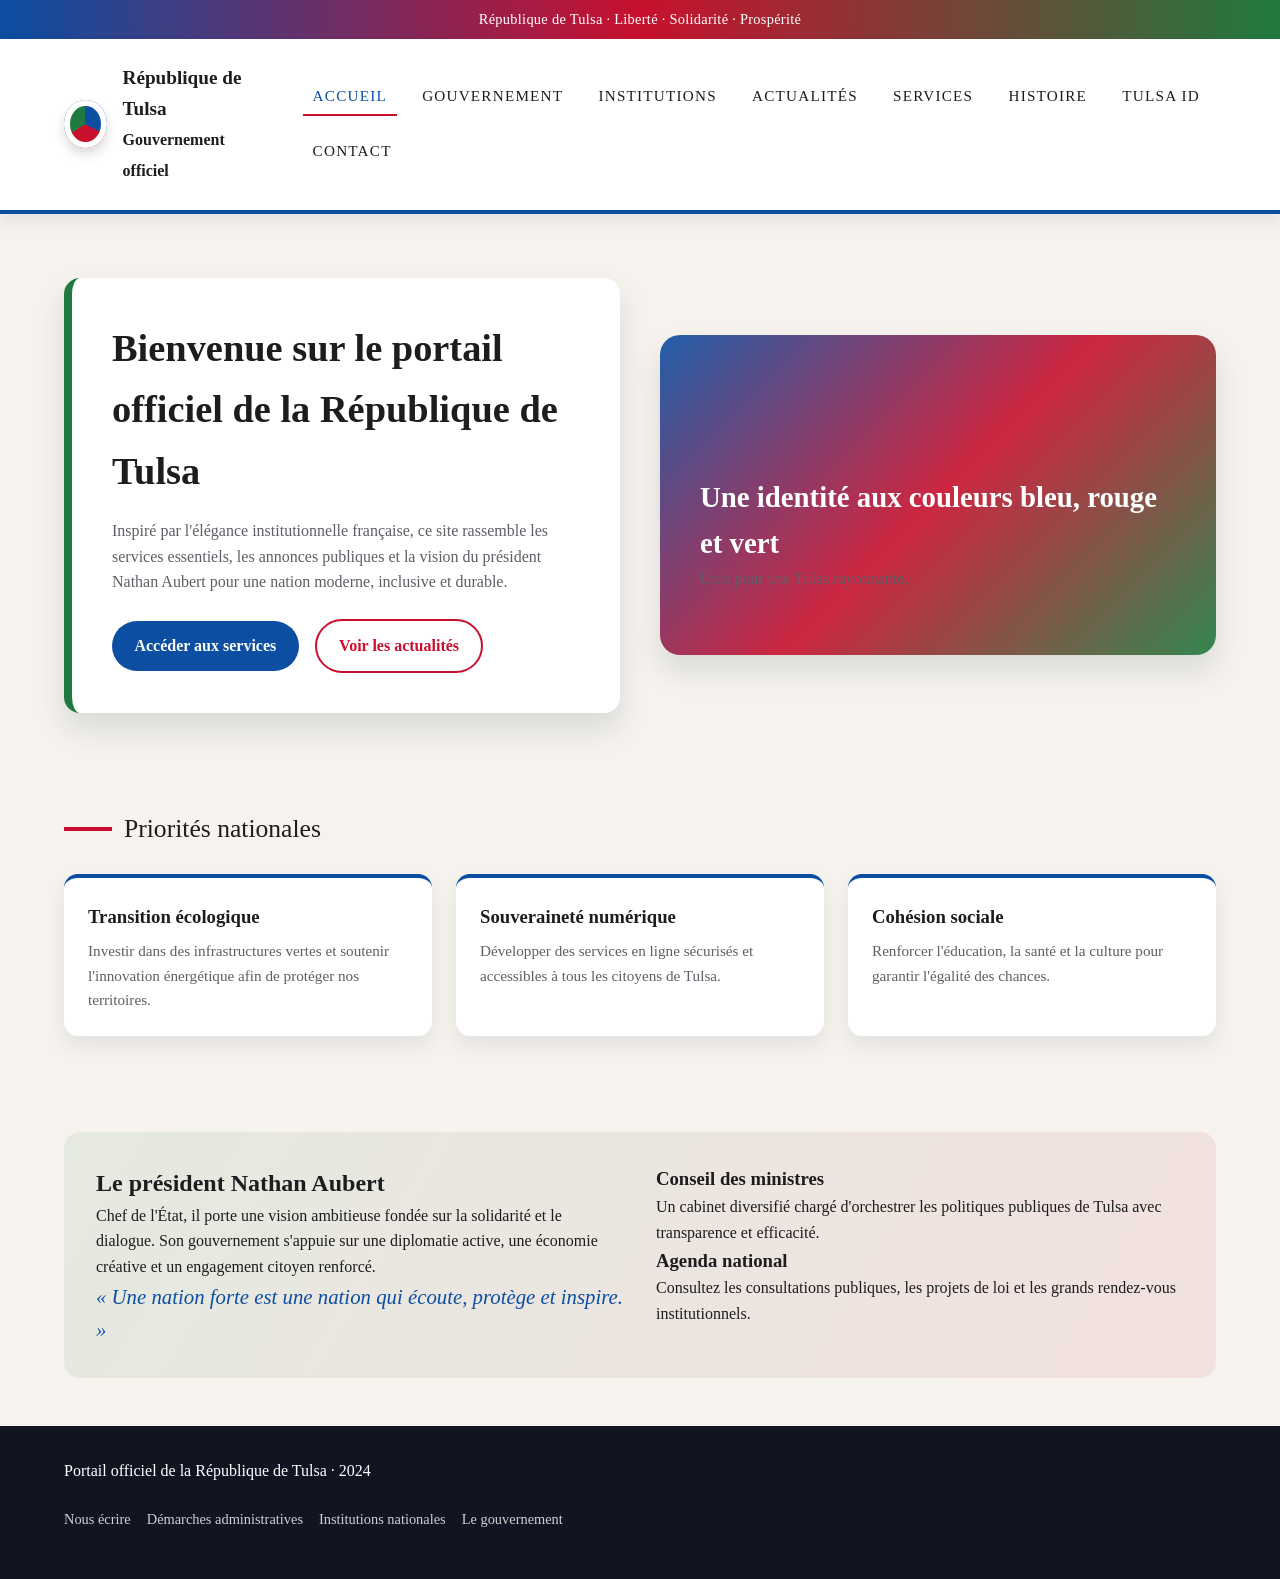
<file: index.html>
<!DOCTYPE html>
<html lang="fr">
<head>
  <meta charset="UTF-8" />
  <meta name="viewport" content="width=device-width, initial-scale=1.0" />
  <title>République de Tulsa | Accueil</title>
  <link rel="stylesheet" href="assets/css/style.css" />
</head>
<body>
  <div class="top-banner">République de Tulsa · Liberté · Solidarité · Prospérité</div>
  <header>
    <nav class="navbar">
      <div class="logo">
        <div class="logo-mark" aria-hidden="true"></div>
        <div>
          <strong>République de Tulsa</strong><br />
          <small>Gouvernement officiel</small>
        </div>
      </div>
      <div class="nav-links">
        <a class="active" href="index.html">Accueil</a>
        <a href="gouvernement.html">Gouvernement</a>
        <a href="institutions.html">Institutions</a>
        <a href="actualites.html">Actualités</a>
        <a href="services.html">Services</a>
        <a href="histoire.html">Histoire</a>
        <a href="tulsa-id.html">Tulsa ID</a>
        <a href="contact.html">Contact</a>
      </div>
    </nav>
  </header>

  <main>
    <section class="hero">
      <div class="hero-card">
        <h1>Bienvenue sur le portail officiel de la République de Tulsa</h1>
        <p>Inspiré par l'élégance institutionnelle française, ce site rassemble les services essentiels, les annonces publiques et la vision du président Nathan Aubert pour une nation moderne, inclusive et durable.</p>
        <a class="cta" href="services.html">Accéder aux services</a>
        <a class="cta secondary" href="actualites.html">Voir les actualités</a>
      </div>
      <div class="hero-image">
        <div>
          <h2>Une identité aux couleurs bleu, rouge et vert</h2>
          <p>Unis pour une Tulsa rayonnante.</p>
        </div>
      </div>
    </section>

    <section class="section">
      <div class="section-title"><span></span>Priorités nationales</div>
      <div class="grid">
        <article class="card">
          <h3>Transition écologique</h3>
          <p>Investir dans des infrastructures vertes et soutenir l'innovation énergétique afin de protéger nos territoires.</p>
        </article>
        <article class="card">
          <h3>Souveraineté numérique</h3>
          <p>Développer des services en ligne sécurisés et accessibles à tous les citoyens de Tulsa.</p>
        </article>
        <article class="card">
          <h3>Cohésion sociale</h3>
          <p>Renforcer l'éducation, la santé et la culture pour garantir l'égalité des chances.</p>
        </article>
      </div>
    </section>

    <section class="section">
      <div class="highlight two-column">
        <div>
          <h2>Le président Nathan Aubert</h2>
          <p>Chef de l'État, il porte une vision ambitieuse fondée sur la solidarité et le dialogue. Son gouvernement s'appuie sur une diplomatie active, une économie créative et un engagement citoyen renforcé.</p>
          <p class="quote">« Une nation forte est une nation qui écoute, protège et inspire. »</p>
        </div>
        <div>
          <h3>Conseil des ministres</h3>
          <p>Un cabinet diversifié chargé d'orchestrer les politiques publiques de Tulsa avec transparence et efficacité.</p>
          <h3>Agenda national</h3>
          <p>Consultez les consultations publiques, les projets de loi et les grands rendez-vous institutionnels.</p>
        </div>
      </div>
    </section>
  </main>

  <footer>
    <div>Portail officiel de la République de Tulsa · 2024</div>
    <div class="footer-links">
      <a href="contact.html">Nous écrire</a>
      <a href="services.html">Démarches administratives</a>
      <a href="institutions.html">Institutions nationales</a>
      <a href="gouvernement.html">Le gouvernement</a>
    </div>
  </footer>
</body>
</html>
</file>
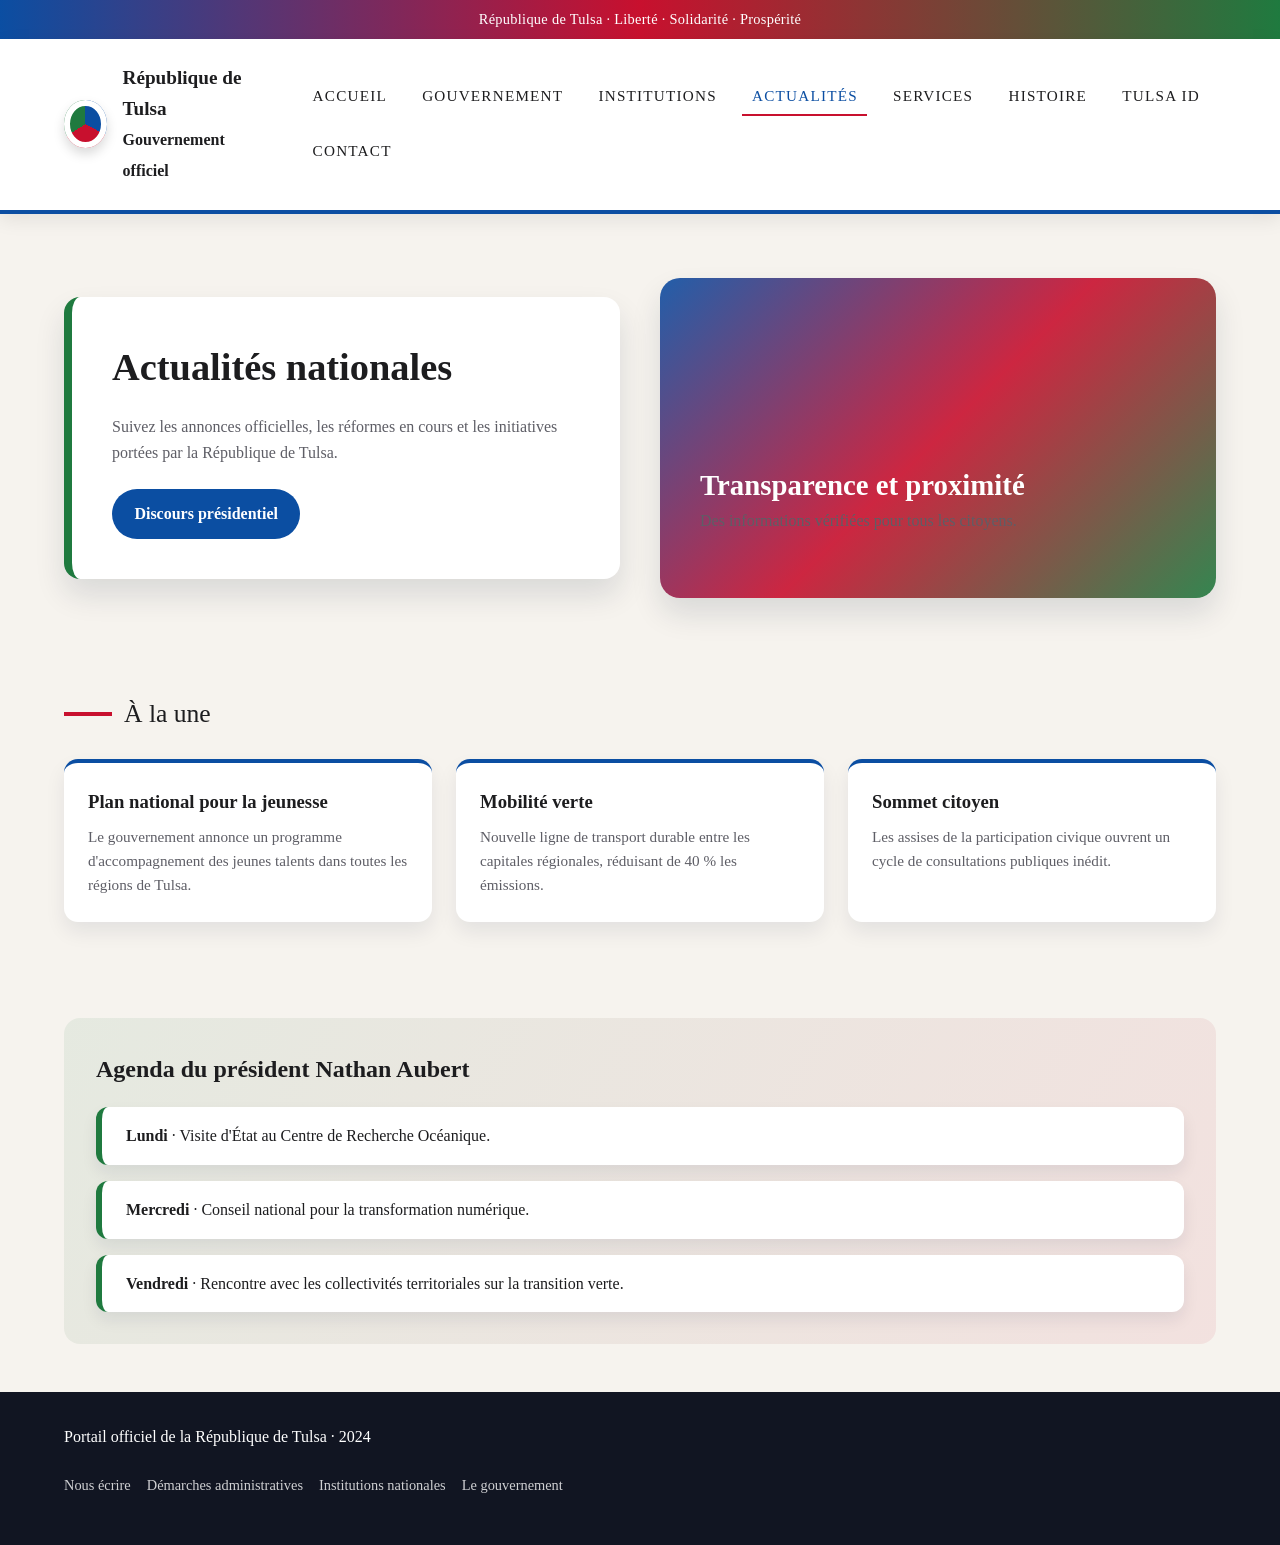
<file: actualites.html>
<!DOCTYPE html>
<html lang="fr">
<head>
  <meta charset="UTF-8" />
  <meta name="viewport" content="width=device-width, initial-scale=1.0" />
  <title>République de Tulsa | Actualités</title>
  <link rel="stylesheet" href="assets/css/style.css" />
</head>
<body>
  <div class="top-banner">République de Tulsa · Liberté · Solidarité · Prospérité</div>
  <header>
    <nav class="navbar">
      <div class="logo">
        <div class="logo-mark" aria-hidden="true"></div>
        <div>
          <strong>République de Tulsa</strong><br />
          <small>Gouvernement officiel</small>
        </div>
      </div>
      <div class="nav-links">
        <a href="index.html">Accueil</a>
        <a href="gouvernement.html">Gouvernement</a>
        <a href="institutions.html">Institutions</a>
        <a class="active" href="actualites.html">Actualités</a>
        <a href="services.html">Services</a>
        <a href="histoire.html">Histoire</a>
        <a href="tulsa-id.html">Tulsa ID</a>
        <a href="contact.html">Contact</a>
      </div>
    </nav>
  </header>

  <main>
    <section class="hero">
      <div class="hero-card">
        <h1>Actualités nationales</h1>
        <p>Suivez les annonces officielles, les réformes en cours et les initiatives portées par la République de Tulsa.</p>
        <a class="cta" href="gouvernement.html">Discours présidentiel</a>
      </div>
      <div class="hero-image">
        <div>
          <h2>Transparence et proximité</h2>
          <p>Des informations vérifiées pour tous les citoyens.</p>
        </div>
      </div>
    </section>

    <section class="section">
      <div class="section-title"><span></span>À la une</div>
      <div class="grid">
        <article class="card">
          <h3>Plan national pour la jeunesse</h3>
          <p>Le gouvernement annonce un programme d'accompagnement des jeunes talents dans toutes les régions de Tulsa.</p>
        </article>
        <article class="card">
          <h3>Mobilité verte</h3>
          <p>Nouvelle ligne de transport durable entre les capitales régionales, réduisant de 40 % les émissions.</p>
        </article>
        <article class="card">
          <h3>Sommet citoyen</h3>
          <p>Les assises de la participation civique ouvrent un cycle de consultations publiques inédit.</p>
        </article>
      </div>
    </section>

    <section class="section">
      <div class="highlight">
        <h2>Agenda du président Nathan Aubert</h2>
        <div class="timeline">
          <div class="timeline-item">
            <strong>Lundi</strong> · Visite d'État au Centre de Recherche Océanique.
          </div>
          <div class="timeline-item">
            <strong>Mercredi</strong> · Conseil national pour la transformation numérique.
          </div>
          <div class="timeline-item">
            <strong>Vendredi</strong> · Rencontre avec les collectivités territoriales sur la transition verte.
          </div>
        </div>
      </div>
    </section>
  </main>

  <footer>
    <div>Portail officiel de la République de Tulsa · 2024</div>
    <div class="footer-links">
      <a href="contact.html">Nous écrire</a>
      <a href="services.html">Démarches administratives</a>
      <a href="institutions.html">Institutions nationales</a>
      <a href="gouvernement.html">Le gouvernement</a>
    </div>
  </footer>
</body>
</html>
</file>
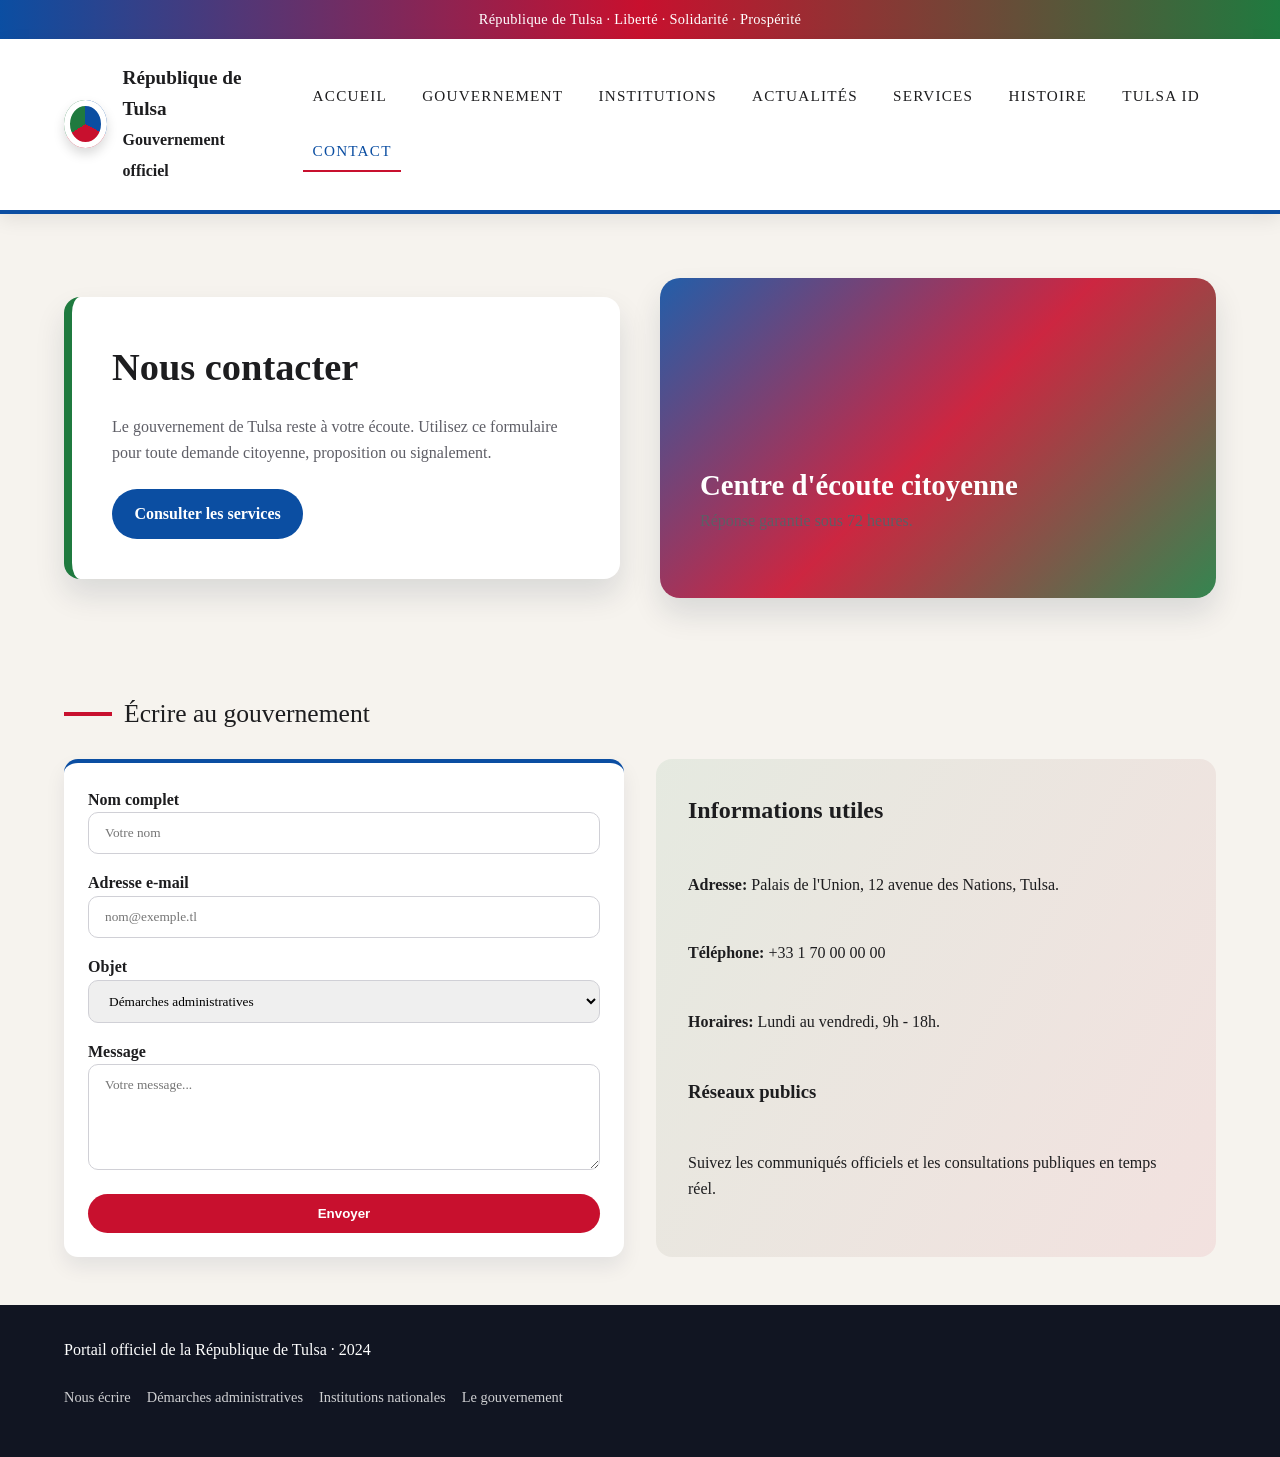
<file: contact.html>
<!DOCTYPE html>
<html lang="fr">
<head>
  <meta charset="UTF-8" />
  <meta name="viewport" content="width=device-width, initial-scale=1.0" />
  <title>République de Tulsa | Contact</title>
  <link rel="stylesheet" href="assets/css/style.css" />
</head>
<body>
  <div class="top-banner">République de Tulsa · Liberté · Solidarité · Prospérité</div>
  <header>
    <nav class="navbar">
      <div class="logo">
        <div class="logo-mark" aria-hidden="true"></div>
        <div>
          <strong>République de Tulsa</strong><br />
          <small>Gouvernement officiel</small>
        </div>
      </div>
      <div class="nav-links">
        <a href="index.html">Accueil</a>
        <a href="gouvernement.html">Gouvernement</a>
        <a href="institutions.html">Institutions</a>
        <a href="actualites.html">Actualités</a>
        <a href="services.html">Services</a>
        <a href="histoire.html">Histoire</a>
        <a href="tulsa-id.html">Tulsa ID</a>
        <a class="active" href="contact.html">Contact</a>
      </div>
    </nav>
  </header>

  <main>
    <section class="hero">
      <div class="hero-card">
        <h1>Nous contacter</h1>
        <p>Le gouvernement de Tulsa reste à votre écoute. Utilisez ce formulaire pour toute demande citoyenne, proposition ou signalement.</p>
        <a class="cta" href="services.html">Consulter les services</a>
      </div>
      <div class="hero-image">
        <div>
          <h2>Centre d'écoute citoyenne</h2>
          <p>Réponse garantie sous 72 heures.</p>
        </div>
      </div>
    </section>

    <section class="section">
      <div class="section-title"><span></span>Écrire au gouvernement</div>
      <div class="two-column">
        <form class="card form">
          <div>
            <label for="fullname">Nom complet</label>
            <input id="fullname" name="fullname" type="text" placeholder="Votre nom" />
          </div>
          <div>
            <label for="email">Adresse e-mail</label>
            <input id="email" name="email" type="email" placeholder="nom@exemple.tl" />
          </div>
          <div>
            <label for="topic">Objet</label>
            <select id="topic" name="topic">
              <option>Démarches administratives</option>
              <option>Services publics</option>
              <option>Proposition citoyenne</option>
              <option>Autre demande</option>
            </select>
          </div>
          <div>
            <label for="message">Message</label>
            <textarea id="message" name="message" rows="5" placeholder="Votre message..."></textarea>
          </div>
          <button type="submit">Envoyer</button>
        </form>
        <div class="highlight">
          <h2>Informations utiles</h2>
          <p><strong>Adresse:</strong> Palais de l'Union, 12 avenue des Nations, Tulsa.</p>
          <p><strong>Téléphone:</strong> +33 1 70 00 00 00</p>
          <p><strong>Horaires:</strong> Lundi au vendredi, 9h - 18h.</p>
          <h3>Réseaux publics</h3>
          <p>Suivez les communiqués officiels et les consultations publiques en temps réel.</p>
        </div>
      </div>
    </section>
  </main>

  <footer>
    <div>Portail officiel de la République de Tulsa · 2024</div>
    <div class="footer-links">
      <a href="contact.html">Nous écrire</a>
      <a href="services.html">Démarches administratives</a>
      <a href="institutions.html">Institutions nationales</a>
      <a href="gouvernement.html">Le gouvernement</a>
    </div>
  </footer>
</body>
</html>
</file>
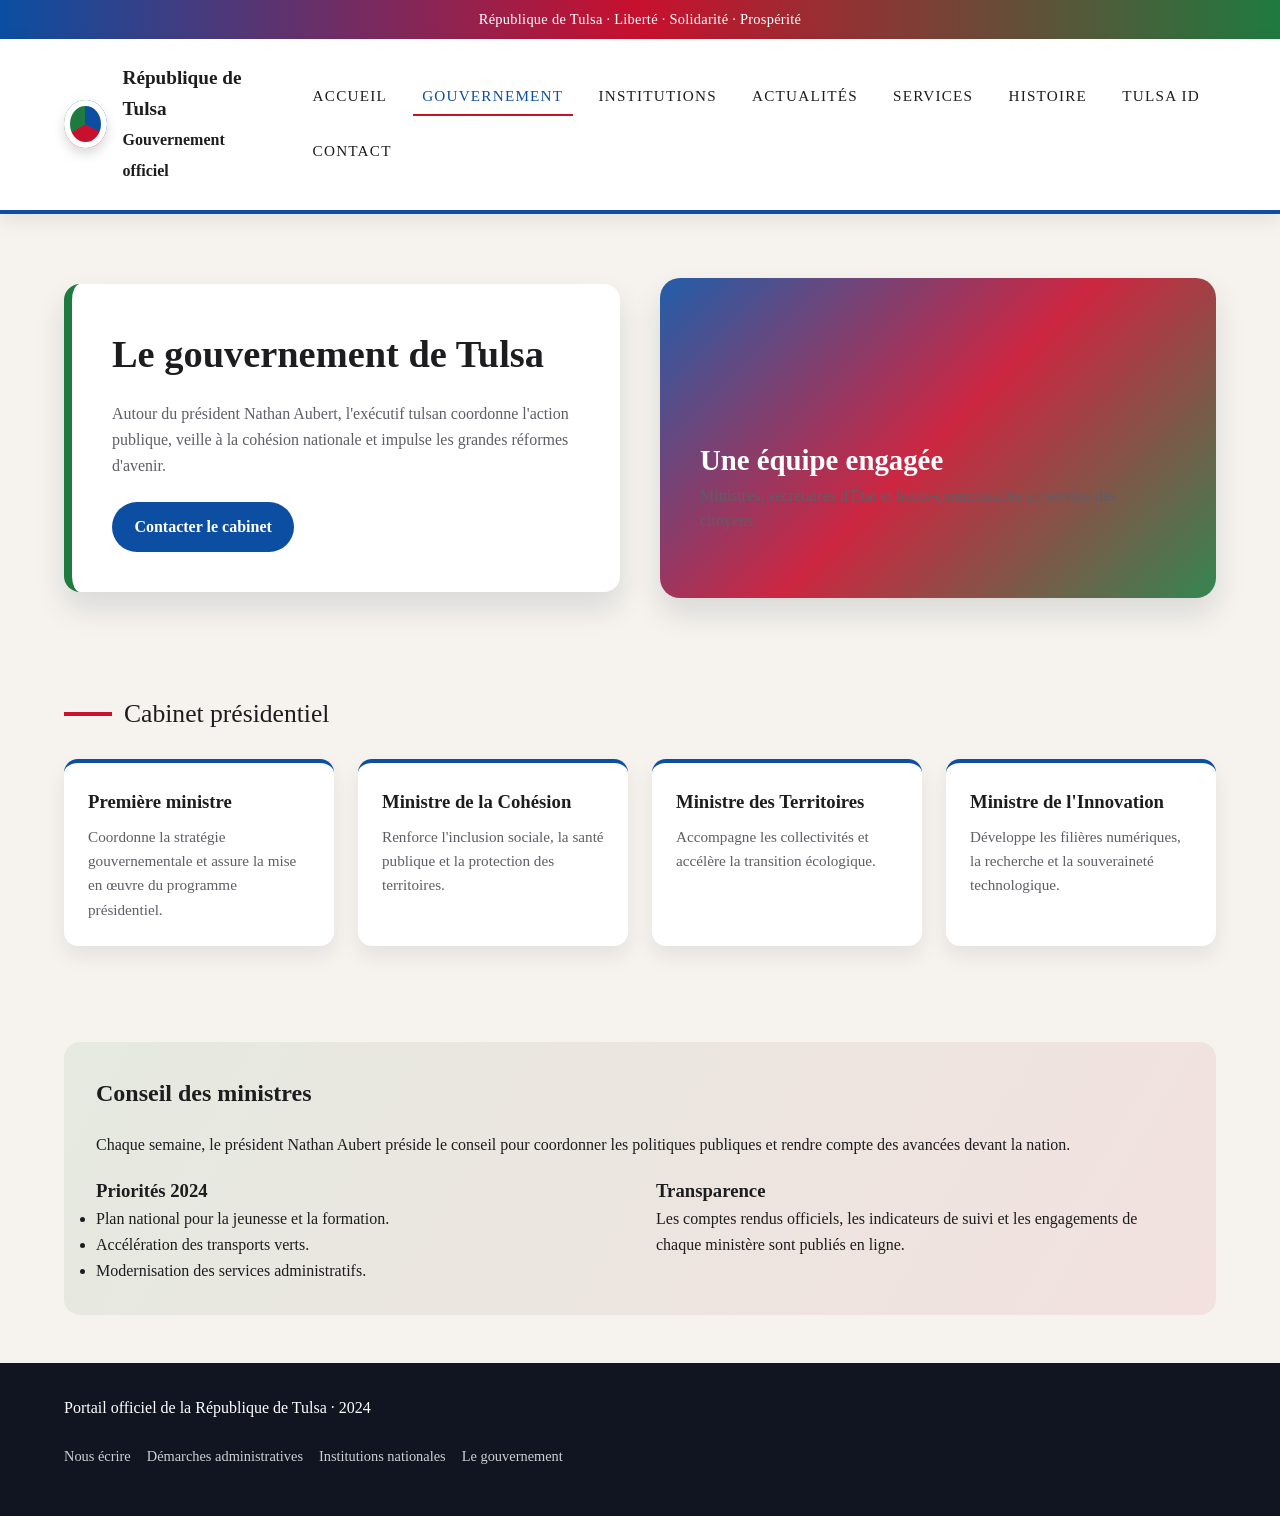
<file: gouvernement.html>
<!DOCTYPE html>
<html lang="fr">
<head>
  <meta charset="UTF-8" />
  <meta name="viewport" content="width=device-width, initial-scale=1.0" />
  <title>République de Tulsa | Gouvernement</title>
  <link rel="stylesheet" href="assets/css/style.css" />
</head>
<body>
  <div class="top-banner">République de Tulsa · Liberté · Solidarité · Prospérité</div>
  <header>
    <nav class="navbar">
      <div class="logo">
        <div class="logo-mark" aria-hidden="true"></div>
        <div>
          <strong>République de Tulsa</strong><br />
          <small>Gouvernement officiel</small>
        </div>
      </div>
      <div class="nav-links">
        <a href="index.html">Accueil</a>
        <a class="active" href="gouvernement.html">Gouvernement</a>
        <a href="institutions.html">Institutions</a>
        <a href="actualites.html">Actualités</a>
        <a href="services.html">Services</a>
        <a href="histoire.html">Histoire</a>
        <a href="tulsa-id.html">Tulsa ID</a>
        <a href="contact.html">Contact</a>
      </div>
    </nav>
  </header>

  <main>
    <section class="hero">
      <div class="hero-card">
        <h1>Le gouvernement de Tulsa</h1>
        <p>Autour du président Nathan Aubert, l'exécutif tulsan coordonne l'action publique, veille à la cohésion nationale et impulse les grandes réformes d'avenir.</p>
        <a class="cta" href="contact.html">Contacter le cabinet</a>
      </div>
      <div class="hero-image">
        <div>
          <h2>Une équipe engagée</h2>
          <p>Ministres, secrétaires d'État et hauts-commissaires au service des citoyens.</p>
        </div>
      </div>
    </section>

    <section class="section">
      <div class="section-title"><span></span>Cabinet présidentiel</div>
      <div class="grid">
        <article class="card">
          <h3>Première ministre</h3>
          <p>Coordonne la stratégie gouvernementale et assure la mise en œuvre du programme présidentiel.</p>
        </article>
        <article class="card">
          <h3>Ministre de la Cohésion</h3>
          <p>Renforce l'inclusion sociale, la santé publique et la protection des territoires.</p>
        </article>
        <article class="card">
          <h3>Ministre des Territoires</h3>
          <p>Accompagne les collectivités et accélère la transition écologique.</p>
        </article>
        <article class="card">
          <h3>Ministre de l'Innovation</h3>
          <p>Développe les filières numériques, la recherche et la souveraineté technologique.</p>
        </article>
      </div>
    </section>

    <section class="section">
      <div class="highlight">
        <h2>Conseil des ministres</h2>
        <p>Chaque semaine, le président Nathan Aubert préside le conseil pour coordonner les politiques publiques et rendre compte des avancées devant la nation.</p>
        <div class="two-column">
          <div>
            <h3>Priorités 2024</h3>
            <ul>
              <li>Plan national pour la jeunesse et la formation.</li>
              <li>Accélération des transports verts.</li>
              <li>Modernisation des services administratifs.</li>
            </ul>
          </div>
          <div>
            <h3>Transparence</h3>
            <p>Les comptes rendus officiels, les indicateurs de suivi et les engagements de chaque ministère sont publiés en ligne.</p>
          </div>
        </div>
      </div>
    </section>
  </main>

  <footer>
    <div>Portail officiel de la République de Tulsa · 2024</div>
    <div class="footer-links">
      <a href="contact.html">Nous écrire</a>
      <a href="services.html">Démarches administratives</a>
      <a href="institutions.html">Institutions nationales</a>
      <a href="gouvernement.html">Le gouvernement</a>
    </div>
  </footer>
</body>
</html>
</file>
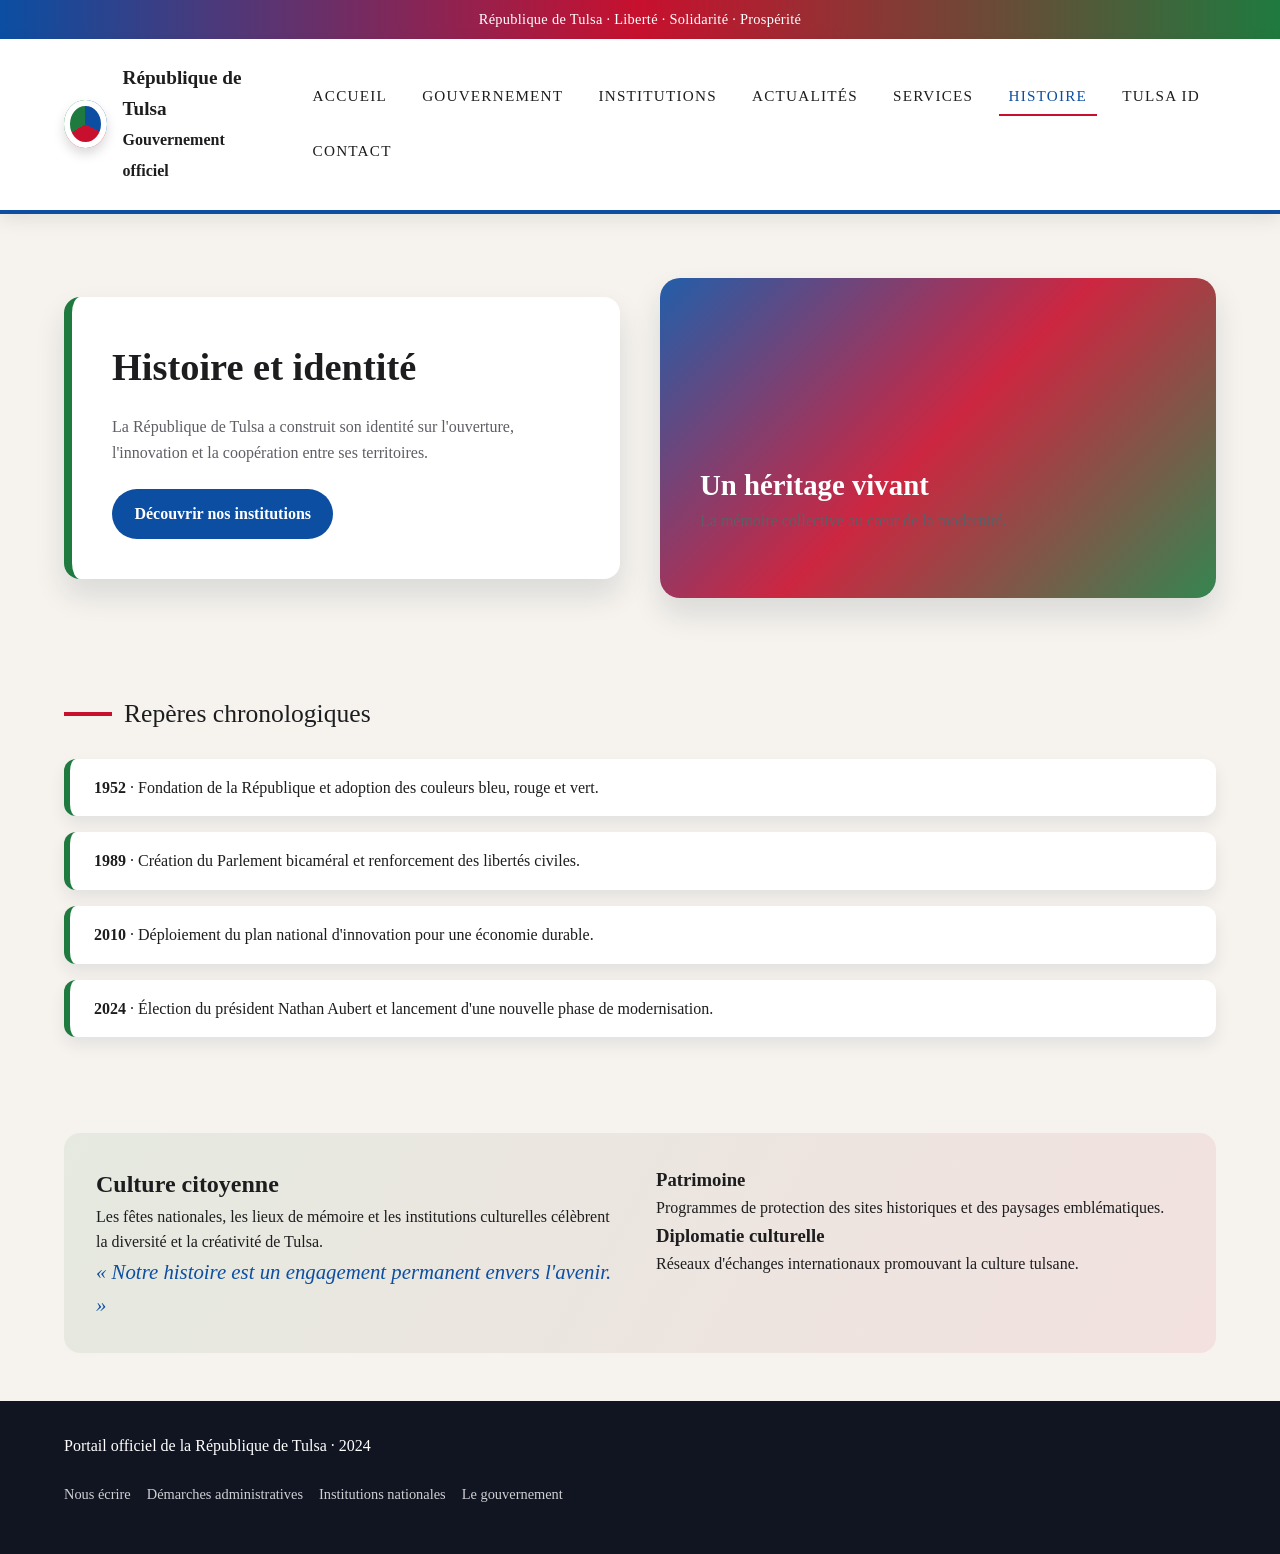
<file: histoire.html>
<!DOCTYPE html>
<html lang="fr">
<head>
  <meta charset="UTF-8" />
  <meta name="viewport" content="width=device-width, initial-scale=1.0" />
  <title>République de Tulsa | Histoire</title>
  <link rel="stylesheet" href="assets/css/style.css" />
</head>
<body>
  <div class="top-banner">République de Tulsa · Liberté · Solidarité · Prospérité</div>
  <header>
    <nav class="navbar">
      <div class="logo">
        <div class="logo-mark" aria-hidden="true"></div>
        <div>
          <strong>République de Tulsa</strong><br />
          <small>Gouvernement officiel</small>
        </div>
      </div>
      <div class="nav-links">
        <a href="index.html">Accueil</a>
        <a href="gouvernement.html">Gouvernement</a>
        <a href="institutions.html">Institutions</a>
        <a href="actualites.html">Actualités</a>
        <a href="services.html">Services</a>
        <a class="active" href="histoire.html">Histoire</a>
        <a href="tulsa-id.html">Tulsa ID</a>
        <a href="contact.html">Contact</a>
      </div>
    </nav>
  </header>

  <main>
    <section class="hero">
      <div class="hero-card">
        <h1>Histoire et identité</h1>
        <p>La République de Tulsa a construit son identité sur l'ouverture, l'innovation et la coopération entre ses territoires.</p>
        <a class="cta" href="institutions.html">Découvrir nos institutions</a>
      </div>
      <div class="hero-image">
        <div>
          <h2>Un héritage vivant</h2>
          <p>La mémoire collective au cœur de la modernité.</p>
        </div>
      </div>
    </section>

    <section class="section">
      <div class="section-title"><span></span>Repères chronologiques</div>
      <div class="timeline">
        <div class="timeline-item">
          <strong>1952</strong> · Fondation de la République et adoption des couleurs bleu, rouge et vert.
        </div>
        <div class="timeline-item">
          <strong>1989</strong> · Création du Parlement bicaméral et renforcement des libertés civiles.
        </div>
        <div class="timeline-item">
          <strong>2010</strong> · Déploiement du plan national d'innovation pour une économie durable.
        </div>
        <div class="timeline-item">
          <strong>2024</strong> · Élection du président Nathan Aubert et lancement d'une nouvelle phase de modernisation.
        </div>
      </div>
    </section>

    <section class="section">
      <div class="highlight two-column">
        <div>
          <h2>Culture citoyenne</h2>
          <p>Les fêtes nationales, les lieux de mémoire et les institutions culturelles célèbrent la diversité et la créativité de Tulsa.</p>
          <p class="quote">« Notre histoire est un engagement permanent envers l'avenir. »</p>
        </div>
        <div>
          <h3>Patrimoine</h3>
          <p>Programmes de protection des sites historiques et des paysages emblématiques.</p>
          <h3>Diplomatie culturelle</h3>
          <p>Réseaux d'échanges internationaux promouvant la culture tulsane.</p>
        </div>
      </div>
    </section>
  </main>

  <footer>
    <div>Portail officiel de la République de Tulsa · 2024</div>
    <div class="footer-links">
      <a href="contact.html">Nous écrire</a>
      <a href="services.html">Démarches administratives</a>
      <a href="institutions.html">Institutions nationales</a>
      <a href="gouvernement.html">Le gouvernement</a>
    </div>
  </footer>
</body>
</html>
</file>
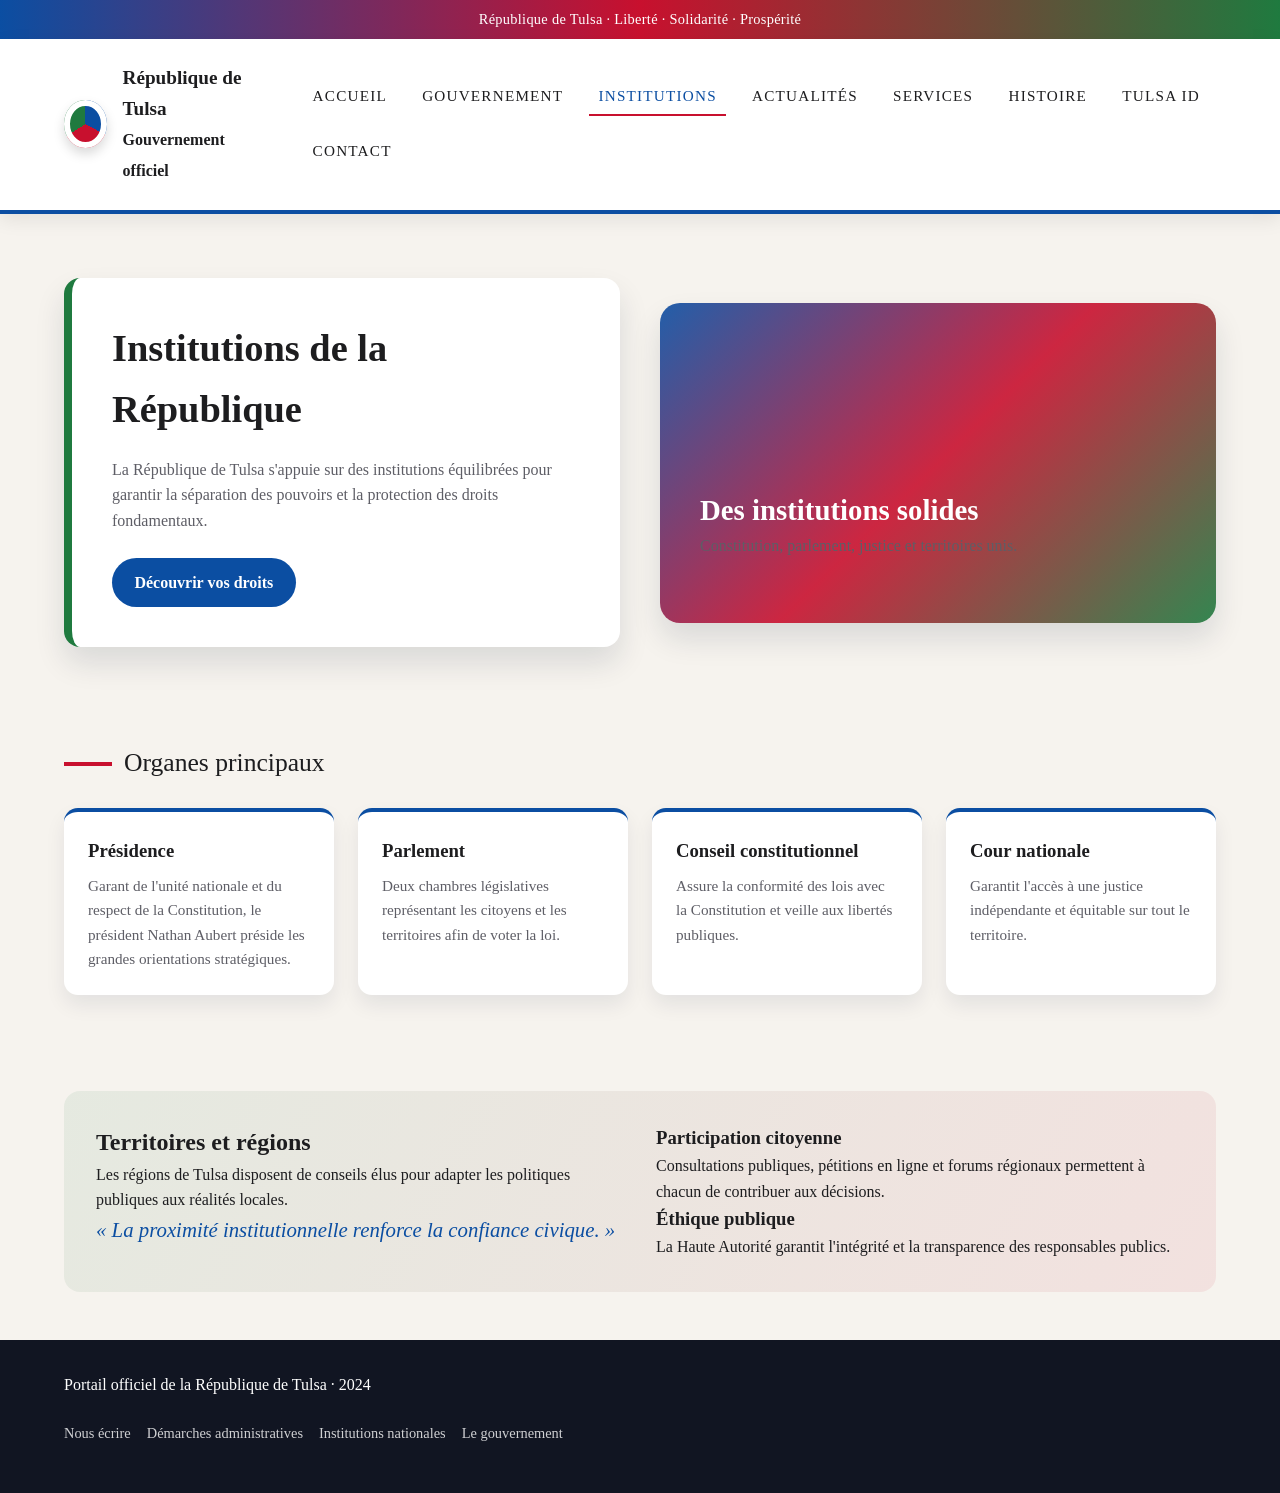
<file: institutions.html>
<!DOCTYPE html>
<html lang="fr">
<head>
  <meta charset="UTF-8" />
  <meta name="viewport" content="width=device-width, initial-scale=1.0" />
  <title>République de Tulsa | Institutions</title>
  <link rel="stylesheet" href="assets/css/style.css" />
</head>
<body>
  <div class="top-banner">République de Tulsa · Liberté · Solidarité · Prospérité</div>
  <header>
    <nav class="navbar">
      <div class="logo">
        <div class="logo-mark" aria-hidden="true"></div>
        <div>
          <strong>République de Tulsa</strong><br />
          <small>Gouvernement officiel</small>
        </div>
      </div>
      <div class="nav-links">
        <a href="index.html">Accueil</a>
        <a href="gouvernement.html">Gouvernement</a>
        <a class="active" href="institutions.html">Institutions</a>
        <a href="actualites.html">Actualités</a>
        <a href="services.html">Services</a>
        <a href="histoire.html">Histoire</a>
        <a href="tulsa-id.html">Tulsa ID</a>
        <a href="contact.html">Contact</a>
      </div>
    </nav>
  </header>

  <main>
    <section class="hero">
      <div class="hero-card">
        <h1>Institutions de la République</h1>
        <p>La République de Tulsa s'appuie sur des institutions équilibrées pour garantir la séparation des pouvoirs et la protection des droits fondamentaux.</p>
        <a class="cta" href="services.html">Découvrir vos droits</a>
      </div>
      <div class="hero-image">
        <div>
          <h2>Des institutions solides</h2>
          <p>Constitution, parlement, justice et territoires unis.</p>
        </div>
      </div>
    </section>

    <section class="section">
      <div class="section-title"><span></span>Organes principaux</div>
      <div class="grid">
        <article class="card">
          <h3>Présidence</h3>
          <p>Garant de l'unité nationale et du respect de la Constitution, le président Nathan Aubert préside les grandes orientations stratégiques.</p>
        </article>
        <article class="card">
          <h3>Parlement</h3>
          <p>Deux chambres législatives représentant les citoyens et les territoires afin de voter la loi.</p>
        </article>
        <article class="card">
          <h3>Conseil constitutionnel</h3>
          <p>Assure la conformité des lois avec la Constitution et veille aux libertés publiques.</p>
        </article>
        <article class="card">
          <h3>Cour nationale</h3>
          <p>Garantit l'accès à une justice indépendante et équitable sur tout le territoire.</p>
        </article>
      </div>
    </section>

    <section class="section">
      <div class="highlight two-column">
        <div>
          <h2>Territoires et régions</h2>
          <p>Les régions de Tulsa disposent de conseils élus pour adapter les politiques publiques aux réalités locales.</p>
          <p class="quote">« La proximité institutionnelle renforce la confiance civique. »</p>
        </div>
        <div>
          <h3>Participation citoyenne</h3>
          <p>Consultations publiques, pétitions en ligne et forums régionaux permettent à chacun de contribuer aux décisions.</p>
          <h3>Éthique publique</h3>
          <p>La Haute Autorité garantit l'intégrité et la transparence des responsables publics.</p>
        </div>
      </div>
    </section>
  </main>

  <footer>
    <div>Portail officiel de la République de Tulsa · 2024</div>
    <div class="footer-links">
      <a href="contact.html">Nous écrire</a>
      <a href="services.html">Démarches administratives</a>
      <a href="institutions.html">Institutions nationales</a>
      <a href="gouvernement.html">Le gouvernement</a>
    </div>
  </footer>
</body>
</html>
</file>
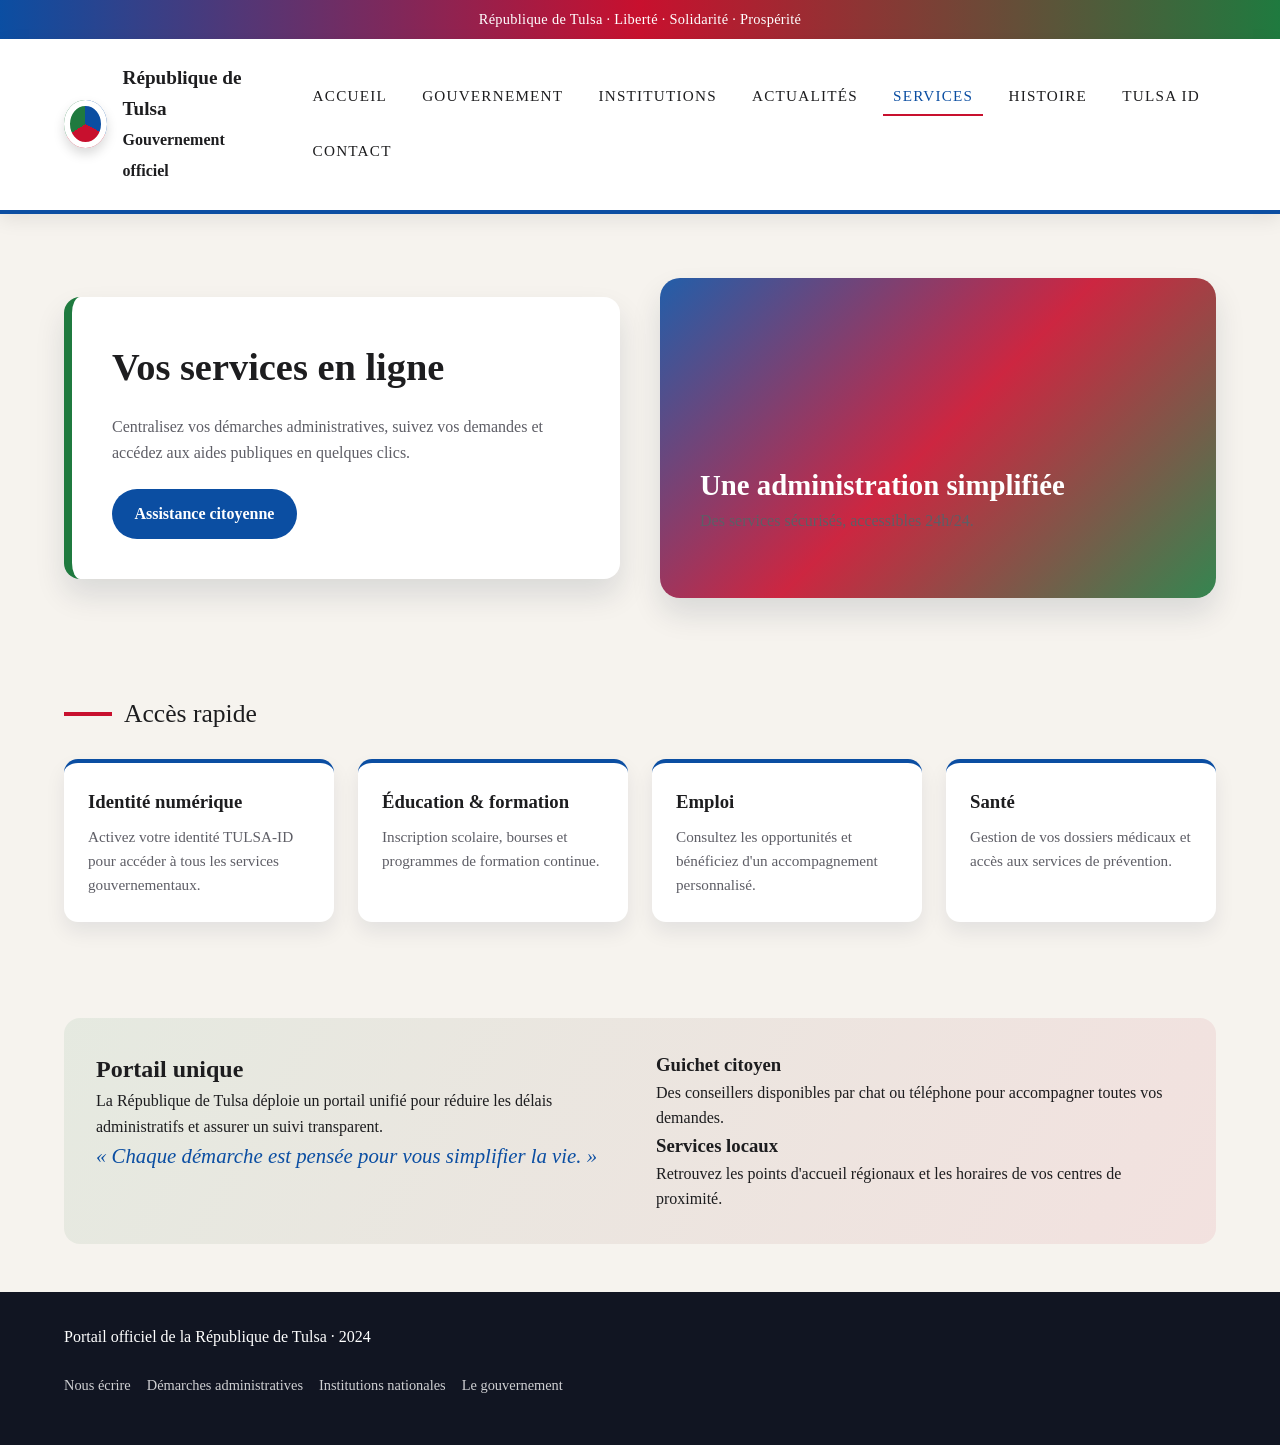
<file: services.html>
<!DOCTYPE html>
<html lang="fr">
<head>
  <meta charset="UTF-8" />
  <meta name="viewport" content="width=device-width, initial-scale=1.0" />
  <title>République de Tulsa | Services</title>
  <link rel="stylesheet" href="assets/css/style.css" />
</head>
<body>
  <div class="top-banner">République de Tulsa · Liberté · Solidarité · Prospérité</div>
  <header>
    <nav class="navbar">
      <div class="logo">
        <div class="logo-mark" aria-hidden="true"></div>
        <div>
          <strong>République de Tulsa</strong><br />
          <small>Gouvernement officiel</small>
        </div>
      </div>
      <div class="nav-links">
        <a href="index.html">Accueil</a>
        <a href="gouvernement.html">Gouvernement</a>
        <a href="institutions.html">Institutions</a>
        <a href="actualites.html">Actualités</a>
        <a class="active" href="services.html">Services</a>
        <a href="histoire.html">Histoire</a>
        <a href="tulsa-id.html">Tulsa ID</a>
        <a href="contact.html">Contact</a>
      </div>
    </nav>
  </header>

  <main>
    <section class="hero">
      <div class="hero-card">
        <h1>Vos services en ligne</h1>
        <p>Centralisez vos démarches administratives, suivez vos demandes et accédez aux aides publiques en quelques clics.</p>
        <a class="cta" href="contact.html">Assistance citoyenne</a>
      </div>
      <div class="hero-image">
        <div>
          <h2>Une administration simplifiée</h2>
          <p>Des services sécurisés, accessibles 24h/24.</p>
        </div>
      </div>
    </section>

    <section class="section">
      <div class="section-title"><span></span>Accès rapide</div>
      <div class="grid">
        <article class="card">
          <h3>Identité numérique</h3>
          <p>Activez votre identité TULSA-ID pour accéder à tous les services gouvernementaux.</p>
        </article>
        <article class="card">
          <h3>Éducation &amp; formation</h3>
          <p>Inscription scolaire, bourses et programmes de formation continue.</p>
        </article>
        <article class="card">
          <h3>Emploi</h3>
          <p>Consultez les opportunités et bénéficiez d'un accompagnement personnalisé.</p>
        </article>
        <article class="card">
          <h3>Santé</h3>
          <p>Gestion de vos dossiers médicaux et accès aux services de prévention.</p>
        </article>
      </div>
    </section>

    <section class="section">
      <div class="highlight two-column">
        <div>
          <h2>Portail unique</h2>
          <p>La République de Tulsa déploie un portail unifié pour réduire les délais administratifs et assurer un suivi transparent.</p>
          <p class="quote">« Chaque démarche est pensée pour vous simplifier la vie. »</p>
        </div>
        <div>
          <h3>Guichet citoyen</h3>
          <p>Des conseillers disponibles par chat ou téléphone pour accompagner toutes vos demandes.</p>
          <h3>Services locaux</h3>
          <p>Retrouvez les points d'accueil régionaux et les horaires de vos centres de proximité.</p>
        </div>
      </div>
    </section>
  </main>

  <footer>
    <div>Portail officiel de la République de Tulsa · 2024</div>
    <div class="footer-links">
      <a href="contact.html">Nous écrire</a>
      <a href="services.html">Démarches administratives</a>
      <a href="institutions.html">Institutions nationales</a>
      <a href="gouvernement.html">Le gouvernement</a>
    </div>
  </footer>
</body>
</html>
</file>
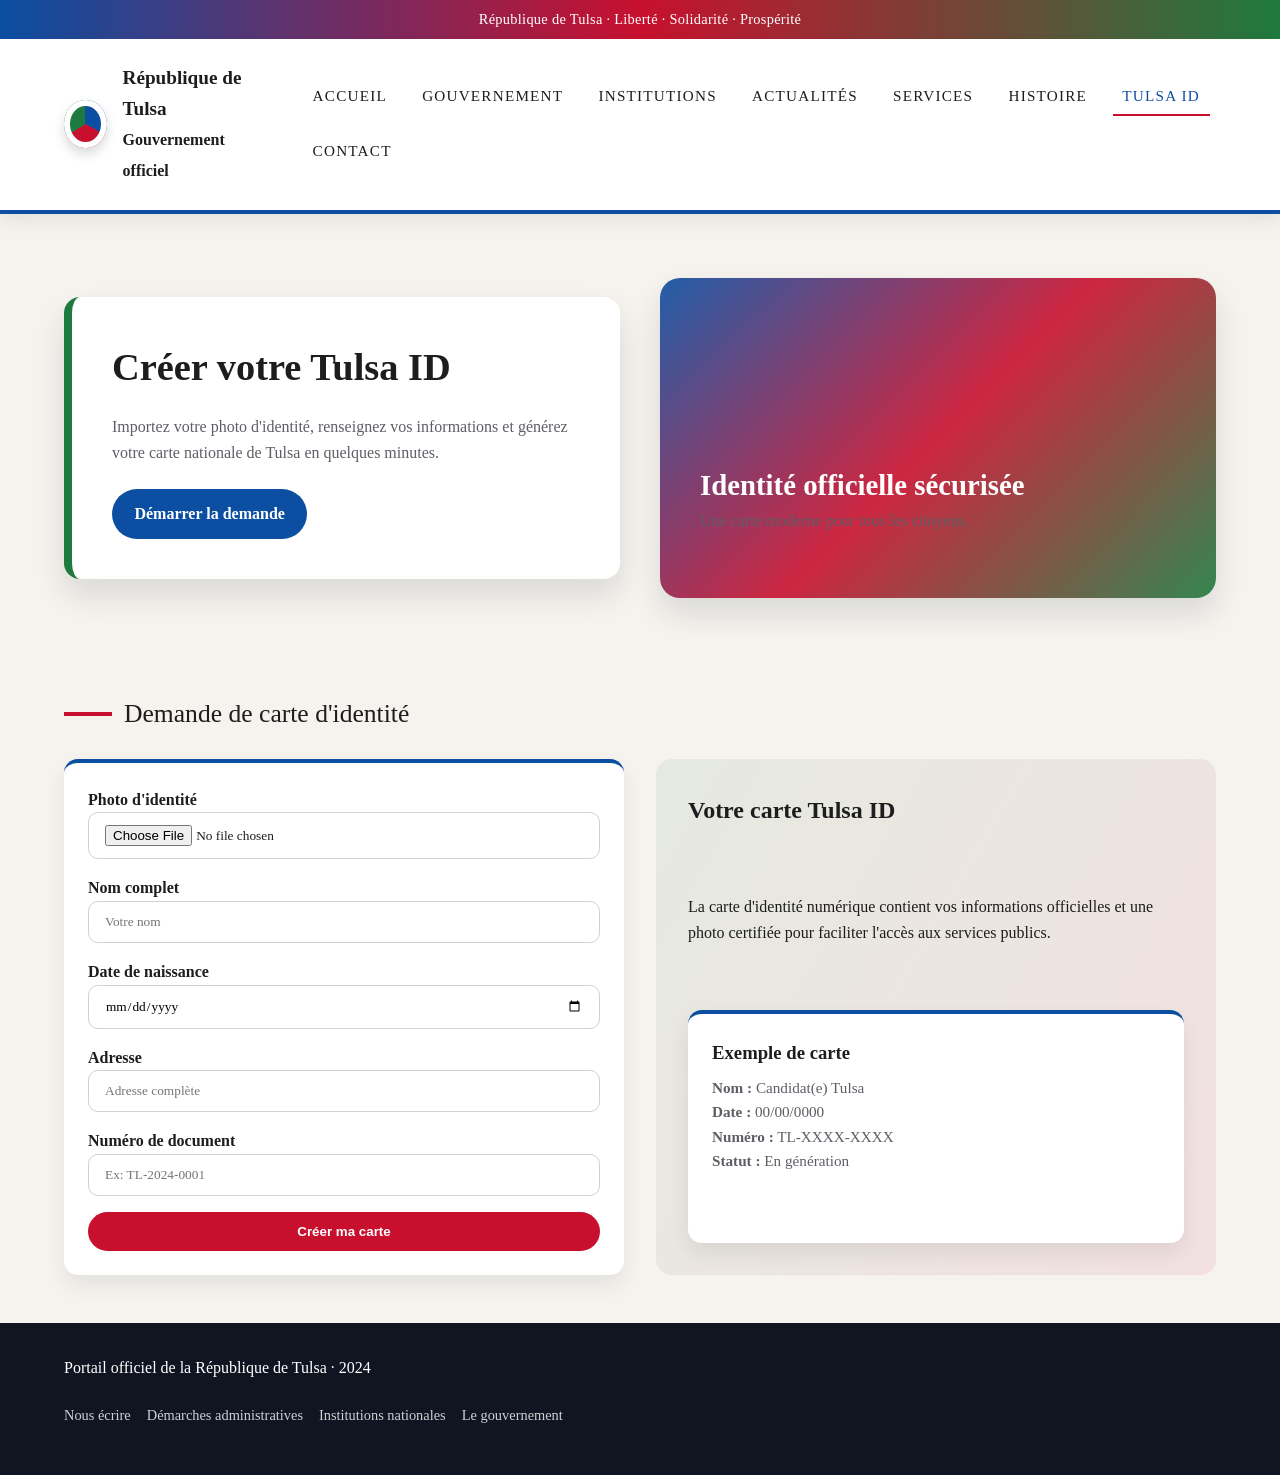
<file: tulsa-id.html>
<!DOCTYPE html>
<html lang="fr">
<head>
  <meta charset="UTF-8" />
  <meta name="viewport" content="width=device-width, initial-scale=1.0" />
  <title>République de Tulsa | Tulsa ID</title>
  <link rel="stylesheet" href="assets/css/style.css" />
</head>
<body>
  <div class="top-banner">République de Tulsa · Liberté · Solidarité · Prospérité</div>
  <header>
    <nav class="navbar">
      <div class="logo">
        <div class="logo-mark" aria-hidden="true"></div>
        <div>
          <strong>République de Tulsa</strong><br />
          <small>Gouvernement officiel</small>
        </div>
      </div>
      <div class="nav-links">
        <a href="index.html">Accueil</a>
        <a href="gouvernement.html">Gouvernement</a>
        <a href="institutions.html">Institutions</a>
        <a href="actualites.html">Actualités</a>
        <a href="services.html">Services</a>
        <a href="histoire.html">Histoire</a>
        <a class="active" href="tulsa-id.html">Tulsa ID</a>
        <a href="contact.html">Contact</a>
      </div>
    </nav>
  </header>

  <main>
    <section class="hero">
      <div class="hero-card">
        <h1>Créer votre Tulsa ID</h1>
        <p>Importez votre photo d'identité, renseignez vos informations et générez votre carte nationale de Tulsa en quelques minutes.</p>
        <a class="cta" href="#demande-id">Démarrer la demande</a>
      </div>
      <div class="hero-image">
        <div>
          <h2>Identité officielle sécurisée</h2>
          <p>Une carte moderne pour tous les citoyens.</p>
        </div>
      </div>
    </section>

    <section id="demande-id" class="section">
      <div class="section-title"><span></span>Demande de carte d'identité</div>
      <div class="two-column">
        <form class="card form">
          <div>
            <label for="photo">Photo d'identité</label>
            <input id="photo" name="photo" type="file" accept="image/*" />
          </div>
          <div>
            <label for="fullname">Nom complet</label>
            <input id="fullname" name="fullname" type="text" placeholder="Votre nom" />
          </div>
          <div>
            <label for="birthdate">Date de naissance</label>
            <input id="birthdate" name="birthdate" type="date" />
          </div>
          <div>
            <label for="address">Adresse</label>
            <input id="address" name="address" type="text" placeholder="Adresse complète" />
          </div>
          <div>
            <label for="document">Numéro de document</label>
            <input id="document" name="document" type="text" placeholder="Ex: TL-2024-0001" />
          </div>
          <button type="submit">Créer ma carte</button>
        </form>
        <div class="highlight">
          <h2>Votre carte Tulsa ID</h2>
          <p>La carte d'identité numérique contient vos informations officielles et une photo certifiée pour faciliter l'accès aux services publics.</p>
          <div class="card">
            <h3>Exemple de carte</h3>
            <p><strong>Nom :</strong> Candidat(e) Tulsa</p>
            <p><strong>Date :</strong> 00/00/0000</p>
            <p><strong>Numéro :</strong> TL-XXXX-XXXX</p>
            <p><strong>Statut :</strong> En génération</p>
          </div>
        </div>
      </div>
    </section>
  </main>

  <footer>
    <div>Portail officiel de la République de Tulsa · 2024</div>
    <div class="footer-links">
      <a href="contact.html">Nous écrire</a>
      <a href="services.html">Démarches administratives</a>
      <a href="institutions.html">Institutions nationales</a>
      <a href="gouvernement.html">Le gouvernement</a>
    </div>
  </footer>
</body>
</html>
</file>
<file: assets/css/style.css>
:root {
  --blue: #0b4ea2;
  --red: #c8102e;
  --green: #1f7a3f;
  --sand: #f6f3ee;
  --ink: #1d1d1f;
  --muted: #5e5e66;
  --shadow: 0 16px 30px rgba(15, 30, 60, 0.12);
}

* {
  box-sizing: border-box;
  margin: 0;
  padding: 0;
}

body {
  font-family: "Merriweather", "Georgia", serif;
  color: var(--ink);
  background: var(--sand);
  line-height: 1.6;
}

a {
  color: inherit;
  text-decoration: none;
}

img {
  max-width: 100%;
  display: block;
}

.top-banner {
  background: linear-gradient(90deg, var(--blue), var(--red), var(--green));
  color: #fff;
  padding: 0.5rem 1rem;
  font-size: 0.9rem;
  text-align: center;
  letter-spacing: 0.02em;
}

header {
  background: #fff;
  border-bottom: 4px solid var(--blue);
  box-shadow: 0 6px 18px rgba(0, 0, 0, 0.08);
}

.navbar {
  display: flex;
  align-items: center;
  justify-content: space-between;
  padding: 1.5rem 5vw;
  gap: 2rem;
}

.logo {
  display: flex;
  align-items: center;
  gap: 1rem;
  font-weight: 700;
  font-size: 1.2rem;
}

.logo-mark {
  width: 48px;
  height: 48px;
  border-radius: 50%;
  background: conic-gradient(var(--blue) 0 33%, var(--red) 33% 66%, var(--green) 66% 100%);
  box-shadow: inset 0 0 0 6px #fff, 0 6px 12px rgba(0, 0, 0, 0.15);
}

.nav-links {
  display: flex;
  flex-wrap: wrap;
  gap: 1rem;
  font-size: 0.95rem;
  text-transform: uppercase;
  letter-spacing: 0.08em;
}

.nav-links a {
  padding: 0.4rem 0.6rem;
  border-bottom: 2px solid transparent;
}

.nav-links a:hover,
.nav-links a.active {
  border-bottom-color: var(--red);
  color: var(--blue);
}

.hero {
  padding: 4rem 5vw 3rem;
  display: grid;
  grid-template-columns: repeat(auto-fit, minmax(280px, 1fr));
  gap: 2.5rem;
  align-items: center;
}

.hero-card {
  background: #fff;
  padding: 2.5rem;
  border-radius: 16px;
  box-shadow: var(--shadow);
  border-left: 8px solid var(--green);
}

.hero h1 {
  font-size: clamp(2.2rem, 3vw, 3rem);
  margin-bottom: 1rem;
}

.hero p {
  color: var(--muted);
  margin-bottom: 1.5rem;
}

.hero .cta {
  display: inline-flex;
  align-items: center;
  gap: 0.5rem;
  background: var(--blue);
  color: #fff;
  padding: 0.75rem 1.4rem;
  border-radius: 999px;
  font-weight: 600;
}

.hero .cta.secondary {
  background: transparent;
  border: 2px solid var(--red);
  color: var(--red);
  margin-left: 0.75rem;
}

.hero-image {
  border-radius: 20px;
  min-height: 320px;
  background: linear-gradient(135deg, rgba(11, 78, 162, 0.9), rgba(200, 16, 46, 0.9), rgba(31, 122, 63, 0.9));
  color: #fff;
  display: flex;
  align-items: flex-end;
  padding: 2.5rem;
  box-shadow: var(--shadow);
}

.hero-image h2 {
  font-size: 1.8rem;
}

.section {
  padding: 3rem 5vw;
}

.section-title {
  font-size: 1.6rem;
  margin-bottom: 1.5rem;
  display: flex;
  align-items: center;
  gap: 0.75rem;
}

.section-title span {
  display: inline-block;
  width: 48px;
  height: 4px;
  background: var(--red);
}

.grid {
  display: grid;
  grid-template-columns: repeat(auto-fit, minmax(220px, 1fr));
  gap: 1.5rem;
}

.card {
  background: #fff;
  padding: 1.5rem;
  border-radius: 14px;
  box-shadow: 0 10px 20px rgba(15, 30, 60, 0.08);
  border-top: 4px solid var(--blue);
}

.card h3 {
  margin-bottom: 0.5rem;
}

.card p {
  color: var(--muted);
  font-size: 0.95rem;
}

.highlight {
  background: linear-gradient(120deg, rgba(31, 122, 63, 0.08), rgba(200, 16, 46, 0.08));
  border-radius: 16px;
  padding: 2rem;
  display: grid;
  gap: 1.2rem;
}

.two-column {
  display: grid;
  grid-template-columns: repeat(auto-fit, minmax(260px, 1fr));
  gap: 2rem;
}

.quote {
  font-size: 1.3rem;
  font-style: italic;
  color: var(--blue);
}

.timeline {
  display: grid;
  gap: 1rem;
}

.timeline-item {
  padding: 1rem 1.5rem;
  background: #fff;
  border-radius: 12px;
  border-left: 6px solid var(--green);
  box-shadow: 0 8px 16px rgba(15, 30, 60, 0.08);
}

.form {
  display: grid;
  gap: 1rem;
}

label {
  font-weight: 600;
}

input,
textarea,
select {
  width: 100%;
  padding: 0.75rem 1rem;
  border-radius: 10px;
  border: 1px solid #d0d0d6;
  font-family: inherit;
}

button {
  padding: 0.75rem 1.4rem;
  border-radius: 999px;
  border: none;
  background: var(--red);
  color: #fff;
  font-weight: 600;
  cursor: pointer;
}

footer {
  padding: 2rem 5vw 3rem;
  background: #111522;
  color: #fff;
  display: grid;
  gap: 1.5rem;
}

.footer-links {
  display: flex;
  flex-wrap: wrap;
  gap: 1rem;
  font-size: 0.9rem;
}

.footer-links a {
  color: #fff;
  opacity: 0.8;
}

@media (max-width: 720px) {
  .navbar {
    flex-direction: column;
    align-items: flex-start;
  }

  .hero .cta.secondary {
    margin-left: 0;
    margin-top: 0.75rem;
  }
}
</file>
